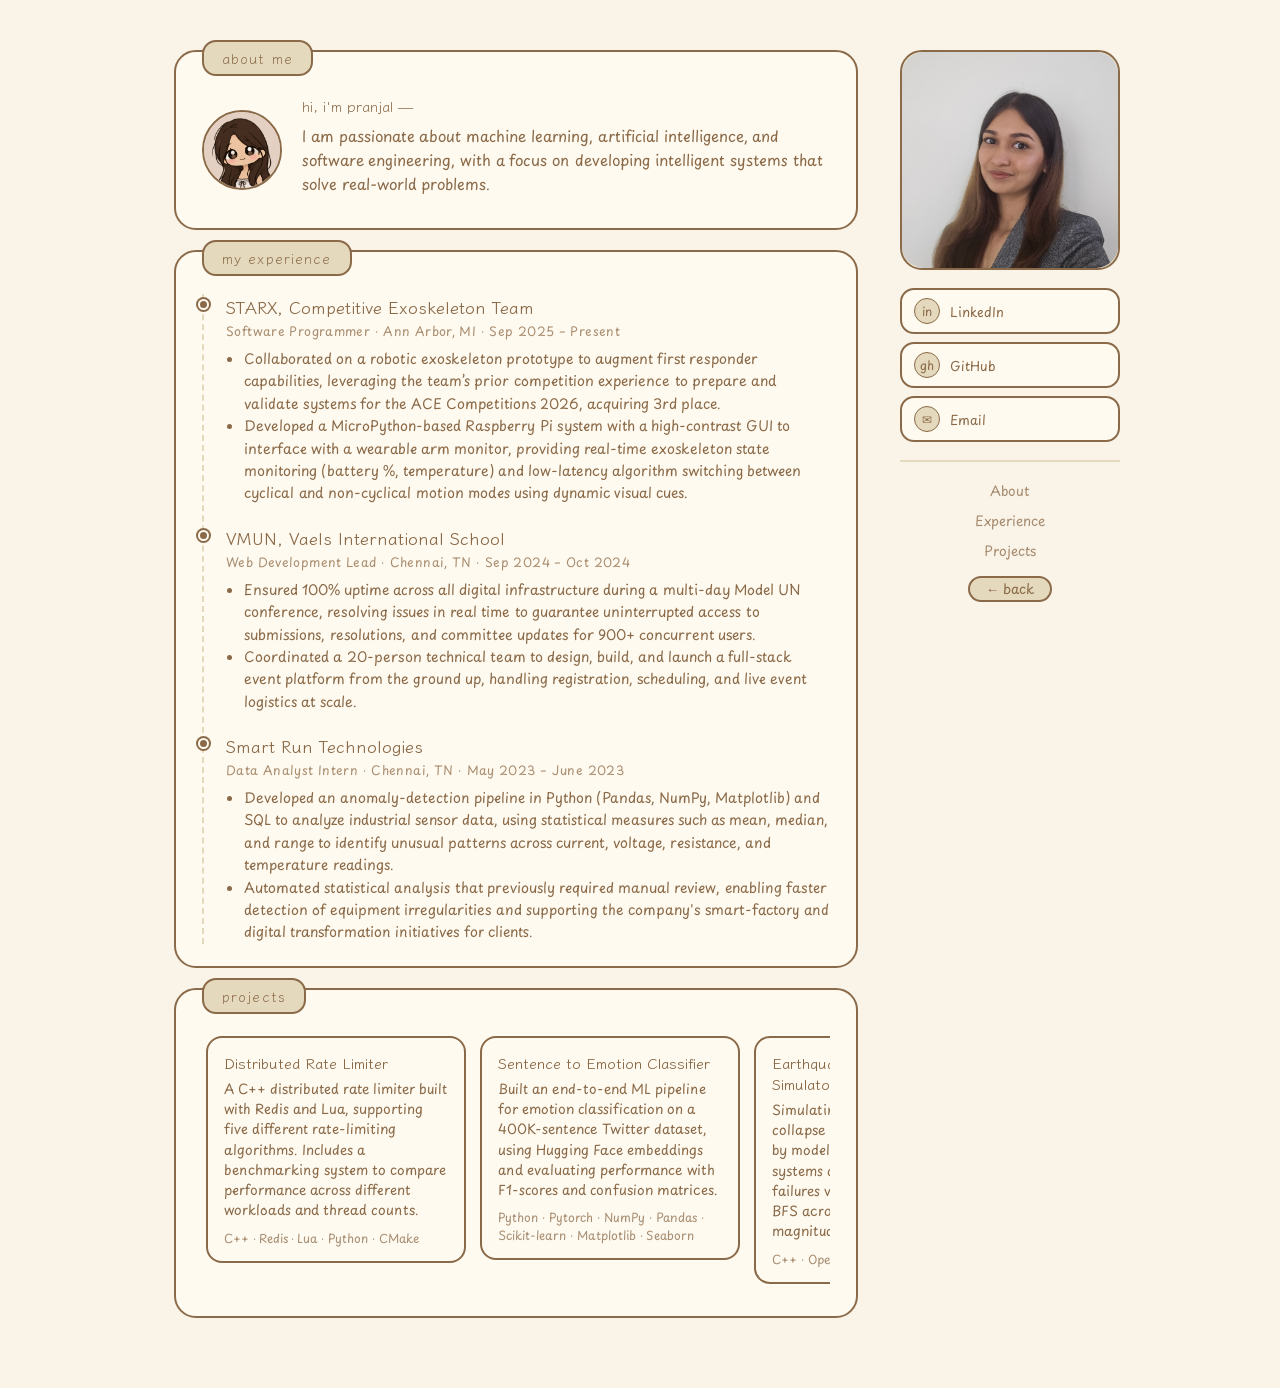
<file: about.html>
<!DOCTYPE html>
<html lang="en">
<head>
<meta charset="UTF-8">
<meta name="viewport" content="width=device-width, initial-scale=1.0">
<title>pranjal — about me!</title>

<link rel="preconnect" href="https://fonts.googleapis.com">
<link rel="preconnect" href="https://fonts.gstatic.com" crossorigin>
<link href="https://fonts.googleapis.com/css2?family=Klee+One&family=Playpen+Sans:wght@100..800&display=swap" rel="stylesheet">

<link rel="stylesheet" href="style.css">
</head>
<body class="contents">

  <div class="page-wrap">

    <main class="content-card">

      <!-- ABOUT -->
      <section id="about" class="panel reveal">
        <div class="panel-header">about me</div>
        <div class="panel-body about-body">
          <div class="avatar-circle" aria-hidden="true">
              <img src="img/about-avatar.png" alt="">
          </div>
          <div class="about-text">
            <p class="hand-note">hi, i'm pranjal —</p>
            <!-- EDIT: about me / what im interested in -->
            <p> I am passionate about machine learning, artificial intelligence, and software engineering, with a focus on developing intelligent systems that solve real-world problems.</p>
          </div>
        </div>
      </section>

      <!-- EXPERIENCE -->
      <section id="experience" class="panel reveal">
        <div class="panel-header">my experience</div>
        <div class="panel-body">
          <div class="timeline">

            <article class="timeline-item">
              <span class="timeline-dot"></span>
              <div class="timeline-content">
                <h3>STARX, Competitive Exoskeleton Team</h3>
                <p class="timeline-meta">Software Programmer  · Ann Arbor, MI · Sep 2025 – Present</p>
                <ul>
                  <li>Collaborated on a robotic exoskeleton prototype to augment first responder capabilities, leveraging the team’s prior competition experience to prepare and validate systems for the ACE Competitions 2026, acquiring 3rd place. </li>
                  <li>Developed a MicroPython-based Raspberry Pi system with a high-contrast GUI to interface with a wearable arm monitor, providing real-time exoskeleton state monitoring (battery %, temperature) and low-latency algorithm switching between cyclical and non-cyclical motion modes using dynamic visual cues.</li>
                </ul>
              </div>
            </article>

            <article class="timeline-item">
              <span class="timeline-dot"></span>
              <div class="timeline-content">
                <h3>VMUN, Vaels International School </h3>
                <p class="timeline-meta">Web Development Lead  · Chennai, TN · Sep 2024 – Oct 2024</p>
                <ul>
                  <li>Ensured 100% uptime across all digital infrastructure during a multi-day Model UN conference, resolving issues in real time to guarantee uninterrupted access to submissions, resolutions, and committee updates for 900+ concurrent users.</li>
                  <li>Coordinated a 20-person technical team to design, build, and launch a full-stack event platform from the ground up, handling registration, scheduling, and live event logistics at scale.</li>
                </ul>
              </div>
            </article>

            <article class="timeline-item">
              <span class="timeline-dot"></span>
              <div class="timeline-content">
                <h3>Smart Run Technologies</h3>
                <p class="timeline-meta">Data Analyst Intern · Chennai, TN · May 2023 – June 2023</p>
                <ul>
                  <li>Developed an anomaly-detection pipeline in Python (Pandas, NumPy, Matplotlib) and SQL to analyze industrial sensor data, using statistical measures such as mean, median, and range to identify unusual patterns across current, voltage, resistance, and temperature readings.</li>
                  <li>Automated statistical analysis that previously required manual review, enabling faster detection of equipment irregularities and supporting the company's smart-factory and digital transformation initiatives for clients.</li>
                </ul>
              </div>
            </article>

          </div>
        </div>
      </section>

      <!-- PROJECTS -->
      <section id="projects" class="panel reveal">
        <div class="panel-header">projects</div>
        <div class="panel-body">
          <div class="project-grid">

            <a href = "https://github.com/ninashapranjal/distributed-rate-limiter"
            target="_blank"
            rel="noopener noreferrer"
            class="project-link">

            <article class="project-card">
              <h4>Distributed Rate Limiter</h4>
              <p>A C++ distributed rate limiter built with Redis and Lua, supporting five different rate-limiting algorithms. Includes a benchmarking system to compare performance across different workloads and thread counts.</p>
              <p class="project-stack">C++ · Redis · Lua · Python · CMake </p>
            </article>
            </a>

            <a href = ""
            target="_blank"
            rel="noopener noreferrer"
            class="project-link">
            <article class="project-card">
              <h4>Sentence to Emotion Classifier</h4>
              <p>Built an end-to-end ML pipeline for emotion classification on a 400K-sentence Twitter dataset, using Hugging Face embeddings and evaluating performance with F1-scores and confusion matrices. </p>
              <p class="project-stack">Python · Pytorch · NumPy · Pandas · Scikit-learn · Matplotlib · Seaborn </p>
            </article>
            </a>
            
            <a href = "https://github.com/ninashapranjal/earthquake-resistant-buildings"
            target="_blank"
            rel="noopener noreferrer"
            class="project-link">
            <article class="project-card">
              <h4>Earthquake-Resistant Building Simulator</h4>
              <p>Simulating cascading structural collapse under real seismic data by modeling mass-spring-damper systems and propagating stress failures via priority queues and BFS across varying earthquake magnitudes. </p>
              <p class="project-stack">C++ · OpenGL</p>
            </article>
            </a>

            <a href = "https://github.com/ninashapranjal/algorithm-visualizer"
            target="_blank"
            rel="noopener noreferrer"
            class="project-link">
            <article class="project-card">
              <h4>DSA Visualizer</h4>
              <p>Built an interactive DSA visualizer using HTML, CSS, and JavaScript to demonstrate searching and sorting algorithms. Visualized algorithms including binary search, quick sort, merge sort, and bubble sort with step-by-step animations and code highlighting. </p>
              <p class="project-stack">HTML · CSS · JS</p>
            </article>
            </a>

            <a href = "https://github.com/ninashapranjal/chess-game"
            target="_blank"
            rel="noopener noreferrer"
            class="project-link">
            <article class="project-card">
              <h4>Chess</h4>
              <p>Built a two-player chess game in Processing using Java and object-oriented programming. Implemented class-based piece movement, move validation, board management, and game states including checkmate and game over. </p>
              <p class="project-stack">Java · Processing</p>
            </article>
            </a>

            <a href = "https://github.com/ninashapranjal/ml_student_grade_predictor"
            target="_blank"
            rel="noopener noreferrer"
            class="project-link">
            <article class="project-card">
              <h4>ML Student Exam Score Predictor</h4>
              <p>Built a Python ML model to predict exam scores from study habits, attendance, sleep, and previous performance. Developed a Streamlit interface for generating predictions. </p>
              <p class="project-stack">Python · Scikit-learn · Pandas · Streamlit · Matplotlib</p>
            </article>
            </a>

          </div>
        </div>
      </section>

      <!--
      EXTRACURRICULARS 
      <section id="extracurriculars" class="panel reveal">
        <div class="panel-header">extracurriculars</div>
        <div class="panel-body">
          <div class="extra-grid">
             EDIT: repeat/edit per club or org 
            <div class="extra-card">
              <h4>Open Source Saturdays</h4>
              <p>Organizer — monthly local meetup for first-time contributors</p>
            </div>
            <div class="extra-card">
              <h4>Big Table Robotics Mentorship</h4>
              <p>Volunteer mentor — helped a high school FRC team with software</p>
            </div>
            <div class="extra-card">
              <h4>Recreational League Soccer</h4>
              <p>Team captain, spring &amp; fall seasons</p>
            </div>
            <div class="extra-card">
              <h4>Neighborhood Tool Library</h4>
              <p>Volunteer — weekend front desk &amp; inventory system</p>
            </div>
          </div>
        </div>
      </section>
      -->
      

    </main>

    <aside class="sidebar">
      <div class="photo-box" aria-hidden="true">
        <img src="img/profile-pic2.jpg" alt="">
      </div>

      <div class="social-col">
        <a class="social-item" href="https://www.linkedin.com/in/pranjal-shahi/" target="_blank" rel="noopener">
          <span class="social-circle">in</span>
          <span class="social-label">LinkedIn</span>
        </a>
        <a class="social-item" href="https://github.com/ninashapranjal" target="_blank" rel="noopener">
          <span class="social-circle">gh</span>
          <span class="social-label">GitHub</span>
        </a>
        <a class="social-item" href="mailto:shahipranjal07@gmail.com">
          <span class="social-circle">✉</span>
          <span class="social-label">Email</span>
        </a>
      </div>

      <div class="sidebar-divider"></div>

      <nav class="quick-nav">
        <a href="#about">About</a>
        <a href="#experience">Experience</a>
        <!--<a href="#extracurriculars">Extracurriculars</a> -->
        <a href="#projects">Projects</a>
        <a href="index.html" class="quick-nav-back" id="backLink">← back</a>
      </nav>
    </aside>

  </div>

  <footer class="contents-foot"></footer>

  <div id="wipe"></div>

<script src="script.js"></script>
</body>
</html>
</file>
<file: style.css>
:root{
  --cream:#faf3e8;
  --tan:#e4d9bd;
  --brown-dark:#8a6a48;
  --border:#8a6a48;
  --card-bg:#fffaf0;
  --plaid-base:#f1eddc;
  --plaid-square:#e7e1c7;
}

*{ box-sizing:border-box; }

html, body{
  margin:0;
  min-height:100%;
  font-family:'Trebuchet MS','Comic Sans MS',sans-serif;
  background:var(--cream);
}

/*   HERO PAGE (index.html) */

body:has(#page){
  height:100%;
  overflow:hidden; 
}

.screen{
  position:fixed;
  inset:0;
}
.page{
  min-height:100%;
  display:flex;
  align-items:center;
  justify-content:center;
  padding:40px 20px;
}

/* ---------- static green plaid frame ---------- */
.frame{
  position:relative;
  
  padding:40px;
  border-radius:34px;
  background-color:var(--plaid-base);
  background-image:
    linear-gradient(45deg, var(--plaid-square) 25%, transparent 25%),
    linear-gradient(-45deg, var(--plaid-square) 25%, transparent 25%),
    linear-gradient(45deg, transparent 75%, var(--plaid-square) 75%),
    linear-gradient(-45deg, transparent 75%, var(--plaid-square) 75%);
  background-position:0 0, 0 26px, 26px -26px, -26px 0px;
  background-size:52px 52px;
  box-shadow:0 16px 30px rgba(138,106,72,0.22);
}

/* ---------- inner card ---------- */
.card{
  width:320px;
  background:var(--card-bg);
  border:2px solid var(--border);
  border-radius:26px;
  padding:20px 22px 16px;
  text-align:center;
}

.card img{
  display:block;
  width:170px;
  height:170px;
  object-fit:cover;
  margin:0 auto 16px;
}

h1{
  font-size:26px;
  font-family: "Sniglet", system-ui;
  color:var(--brown-dark);
  margin:0 0 20px;
  font-weight: 500;
}

/* ---------- about button (hero) ---------- */
.about-btn {
  font-family: inherit;
  cursor: pointer;
  display: inline-block;

  /* NORMAL */
  background: var(--brown-dark);
  border: 2px solid var(--brown-dark);
  color: var(--cream);

  border-radius: 16px;
  padding: 10px 22px;
  font-size: 15px;
  letter-spacing: .08em;
  margin-bottom: 20px;

  animation: sway 3.4s ease-in-out infinite;
  transform-origin: top center;
}

.about-btn:hover {
  /* HOVER */
  background: var(--tan);
  border-color: var(--border);
  color: var(--brown-dark);

  transform: translateY(-2px);
  box-shadow: 0 6px 0 #d8c9a8;
}

.about-btn.pressed {
  transform: translateY(3px) scale(.96);
  box-shadow: 0 1px 0 #d8c9a8;
}

@keyframes sway{
  0%,100%{ transform:rotate(-2deg); }
  50%{ transform:rotate(2deg); }
}

/* ---------- icon row ---------- */
.icons{
  display:flex;
  justify-content:center;
  align-items:center;
  gap:0;
  min-height:0;
  margin:0;
  padding:0;
}

.icons img{
  display:block;
  width:100%;
  max-width:260px;
  height:auto;
  margin:0;
}

.icons .icon{
  width:46px;
  height:46px;
  border-radius:50%;
  border:2px solid var(--border);
  display:flex;
  align-items:center;
  justify-content:center;
  font-size:22px;
  cursor:default;
  transition:transform .15s ease;
}
.icons .icon:hover{ animation:wiggle .4s ease; }
@keyframes wiggle{
  0%,100%{ transform:rotate(0) scale(1); }
  25%{ transform:rotate(-12deg) scale(1.08); }
  75%{ transform:rotate(12deg) scale(1.08); }
}

.credit{
  position:fixed;
  bottom:14px;
  left:50%;
  transform:translateX(-50%);
  font-size:11px;
  color:var(--brown-dark);
  opacity:.55;
}

/* ---------- wipe overlay (shared by both pages) ---------- */
#wipe{
  position:fixed;
  inset:0;
  z-index:100;
  background:var(--tan);
  clip-path:circle(0px at 50% 50%);
  pointer-events:none;
}

/* ---------- plain fade-in for direct page loads (no wipe origin stored) ---------- */
.fade-in-page{
  opacity:0;
  transition:opacity .4s ease;
}
.fade-in-page.faded-in{
  opacity:1;
}

/* ABOUT PAGE (about.html) */
body.contents{
  font-family:'Playpen Sans', 'Trebuchet MS', sans-serif;
  color:var(--brown-dark);
}

.page-wrap{
  max-width:980px;
  margin:0 auto;
  padding:50px 24px 20px;
  display:flex;
  gap:28px;
  align-items:flex-start;
}

.content-card{
  flex:1;
  display:flex;
  flex-direction:column;
  gap:20px;
  min-width:0;
}

/* ---------- panels ---------- */
.panel{
  background:var(--card-bg);
  border:2px solid var(--border);
  border-radius:22px;
  padding:6px 26px 22px;
  opacity:0;
  transform:translateY(16px);
  transition:opacity .5s ease, transform .5s ease;
}
.panel.in-view{
  opacity:1;
  transform:translateY(0);
}

.panel-header{
  position:relative;
  top:-18px;
  display:inline-block;
  background:var(--tan);
  border:2px solid var(--border);
  border-radius:14px;
  padding:6px 18px;
  font-family:'Klee One', sans-serif;
  font-size:14px;
  letter-spacing:.08em;
  text-transform:lowercase;
  color:var(--brown-dark);
  transform-origin:top center;
  margin-bottom:-6px;
  animation:sway 3.6s ease-in-out infinite;
}
.panel:nth-of-type(2) .panel-header{ animation-delay:.3s; }
.panel:nth-of-type(3) .panel-header{ animation-delay:.6s; }
.panel:nth-of-type(4) .panel-header{ animation-delay:.9s; }

.panel-body{ padding-top:6px; }

/* ---------- about section ---------- */
.about-body{
  display:flex;
  gap:20px;
  align-items:center;
  flex-wrap:nowrap;
}
.avatar-circle{
  width:80px;
  height:80px;
  border-radius:50%;
  flex-shrink:0;
  background:var(--plaid-base);
  background-image:
    linear-gradient(45deg, var(--plaid-square) 25%, transparent 25%),
    linear-gradient(-45deg, var(--plaid-square) 25%, transparent 25%),
    linear-gradient(45deg, transparent 75%, var(--plaid-square) 75%),
    linear-gradient(-45deg, transparent 75%, var(--plaid-square) 75%);
  background-size:20px 20px;
  border:2px solid var(--border);
  animation:bob 3.2s ease-in-out infinite;
}
@keyframes bob{
  0%,100%{ transform:translateY(0); }
  50%{ transform:translateY(-6px); }
}
.about-text p{
  margin:0 0 10px;
  line-height:1.6;
  font-size:15px;
}

.hand-note{
  font-family:'Klee One', sans-serif;
  font-size:18px;
  color:var(--brown-dark);
  margin-bottom:6px !important;
}

/* ---------- timeline (experience) ---------- */
.timeline{
  position:relative;
  padding-left:22px;
  border-left:2px dashed var(--tan);
}
.timeline-item{
  position:relative;
  margin-bottom:20px;
  opacity:0;
  transform:translateY(14px);
  transition:opacity .5s ease, transform .5s ease;
}
.timeline-item:last-child{ margin-bottom:0; }
.panel.in-view .timeline-item{
  opacity:1;
  transform:translateY(0);
}
.panel.in-view .timeline-item:nth-child(1){ transition-delay:.05s; }
.panel.in-view .timeline-item:nth-child(2){ transition-delay:.18s; }
.panel.in-view .timeline-item:nth-child(3){ transition-delay:.31s; }
.panel.in-view .timeline-item:nth-child(4){ transition-delay:.44s; }

.timeline-dot{
  position:absolute;
  left:-28px;
  top:5px;
  width:11px;
  height:11px;
  border-radius:50%;
  background:var(--brown-dark);
  border:2px solid var(--card-bg);
  box-shadow:0 0 0 2px var(--border);
  /*animation:dotPulse 2.4s ease-in-out infinite;*/
}
.timeline-item:nth-child(2) .timeline-dot{ animation-delay:.3s; }
.timeline-item:nth-child(3) .timeline-dot{ animation-delay:.6s; }
@keyframes dotPulse{
  0%,100%{ box-shadow:0 0 0 2px var(--border); }
  50%{ box-shadow:0 0 0 5px rgba(138,106,72,0.25); }
}
.timeline-content h3{
  margin:0 0 2px;
  font-family:'Klee One', sans-serif;
  font-size:17px;
  color:var(--brown-dark);
}
.timeline-meta{
  margin:0 0 8px;
  font-size:12.5px;
  letter-spacing:.03em;
  color:#a98d6f;
}
.timeline-content ul{
  margin:0;
  padding-left:18px;
  font-size:14px;
  line-height:1.6;
}

/* ---------- extracurriculars ---------- */

.extra-grid {
  display: grid;
  grid-template-columns: 1fr 1fr;
  gap: 14px;
}

.extra-card {
  border: 2px solid var(--border);
  border-radius: 16px;
  padding: 14px 16px;

  opacity: 0;
  transform: translateY(14px);

  box-shadow: none;

  transition:
    opacity 0.5s ease,
    transform 0.5s ease;
}

.panel.in-view .extra-card {
  opacity: 1;
  transform: translateY(0);
}

.extra-card:hover {
  box-shadow: 0 8px 14px rgba(138, 106, 72, 0.22);
}


/* ---------- projects ---------- */

.project-grid {
  display: flex;
  gap: 14px;
  overflow-x: auto;
  overflow-y: hidden;
  padding: 4px 4px 10px;
  scroll-snap-type: x mandatory;
  scrollbar-width: none;
}

.project-grid::-webkit-scrollbar {
  display: none;
}

.project-card {
  width: 100%;
  border: 2px solid var(--border);
  border-radius: 16px;
  padding: 14px 16px;
  opacity: 0;
  transform: translateY(14px);
  box-shadow: none;
  transition:
    opacity 0.5s ease,
    transform 0.15s ease,
    border-color 0.15s ease;
}

.panel.in-view .project-card {
  opacity: 1;
  transform: translateY(0);
}

.panel.in-view .project-card:hover {
  transform: translateY(0) scale(1.05);
  border-color: #5c4630;
  transition-delay: 0s;
}


/* ---------- shared card text ---------- */

.extra-card h4,
.project-card h4 {
  margin: 0 0 6px;
  font-family: 'Klee One', sans-serif;
  font-size: 15px;
  color: var(--brown-dark);
}

.extra-card p,
.project-card p {
  margin: 0;
  font-size: 13.5px;
  line-height: 1.5;
}

.project-stack{
  margin-top:8px !important;
  font-size:12px !important;
  opacity:.75;
}

.project-link {
    text-decoration: none;
    color: inherit;
    display: block;
    flex: 0 0 260px;

}

/* ---------- sidebar ---------- */
.sidebar{
  width:220px;
  flex-shrink:0;
  display:flex;
  flex-direction:column;
  gap:18px;
  position:sticky;
  top:40px;
  opacity:1;
  transform:translateX(14px);
  transition:opacity .5s ease, transform .5s ease;
}
.sidebar.sidebar-in{
  opacity:1;
  transform:translateX(0);
}
.photo-box{
  width:100%;
  aspect-ratio:1;
  border-radius:22px;
  background:var(--plaid-base);
  background-image:
    linear-gradient(45deg, var(--plaid-square) 25%, transparent 25%),
    linear-gradient(-45deg, var(--plaid-square) 25%, transparent 25%),
    linear-gradient(45deg, transparent 75%, var(--plaid-square) 75%),
    linear-gradient(-45deg, transparent 75%, var(--plaid-square) 75%);
  background-size:26px 26px;
  border:2px solid var(--border);
  display:flex;
  align-items:center;
  justify-content:center;
}

.photo-doodle{
  font-size:34px;
  color:var(--brown-dark);
  opacity:.6;
}

.social-col{
  display:flex;
  flex-direction:column;
  gap:8px;
}
.social-item{
  display:flex;
  align-items:center;
  gap:10px;
  text-decoration:none;
  color:var(--brown-dark);
  background:var(--card-bg);
  border:2px solid var(--border);
  border-radius:14px;
  padding:8px 12px;
  font-size:13px;
  transition:transform .12s ease;
}
.social-item:hover{ transform:translateX(3px); }
.social-item:hover .social-circle{ animation:iconBounce .4s ease; }
@keyframes iconBounce{
  0%,100%{ transform:scale(1); }
  40%{ transform:scale(1.18) rotate(-8deg); }
  70%{ transform:scale(0.95) rotate(4deg); }
}
.social-circle{
  width:26px;
  height:26px;
  border-radius:50%;
  background:var(--tan);
  border:1.5px solid var(--border);
  display:flex;
  align-items:center;
  justify-content:center;
  font-size:12px;
  flex-shrink:0;
}

.sidebar-divider{
  height:2px;
  background:var(--tan);
  border-radius:2px;
}

.quick-nav{
  display:flex;
  flex-direction:column;
  gap:8px;
  font-size:13.5px;
  align-items:center;
}

.quick-nav a{
  position:relative;
  color:var(--brown-dark);
  text-decoration:none;
  opacity:.75;
  width:fit-content;
  padding-bottom:1px;
  background-image:linear-gradient(var(--brown-dark), var(--brown-dark));
  background-repeat:no-repeat;
  background-position:0 100%;
  background-size:0% 1.5px;
  transition:opacity .12s ease, background-size .25s ease;
}
.quick-nav a:hover{
  opacity:1;
  background-size:100% 1.5px;
}
.quick-nav-back{
  margin-top:6px;
  display:inline-block;
  background:var(--tan);
  border:2px solid var(--border);
  border-radius:14px;
  padding: 0px 16px;
  opacity:1 !important;
  width:fit-content;
}

.contents-foot{
  text-align:center;
  font-size:12px;
  color:var(--brown-dark);
  opacity:.55;
  padding:10px 0 40px;
}

.avatar-circle img,
.photo-box img{
  width:100%;
  height:100%;
  object-fit:cover;
  border-radius:inherit;   /* matches the circle / rounded-square shape of the parent */
  display:block;
}

/* ---------- responsive ---------- */
@media (max-width:720px){
  .page-wrap{
    flex-direction:column;
  }
  .sidebar{
    width:100%;
    position:static;
    flex-direction:row;
    flex-wrap:wrap;
  }
  .photo-box{ width:100px; height:100px; flex-shrink:0; }
  .social-col{ flex-direction:row; flex-wrap:wrap; flex:1; }
  .sidebar-divider{ display:none; }
  .quick-nav{ flex-direction:row; flex-wrap:wrap; width:100%; }
  .extra-grid, .project-grid{ grid-template-columns:1fr; }
}


#typewriter::after{
  content:"|";
  margin-left:3px;
  animation:blink 0.8s steps(1) infinite;
}

@keyframes blink{
  0%, 50%{
    opacity:1;
  }

  51%, 100%{
    opacity:0;
  }
}
</file>
